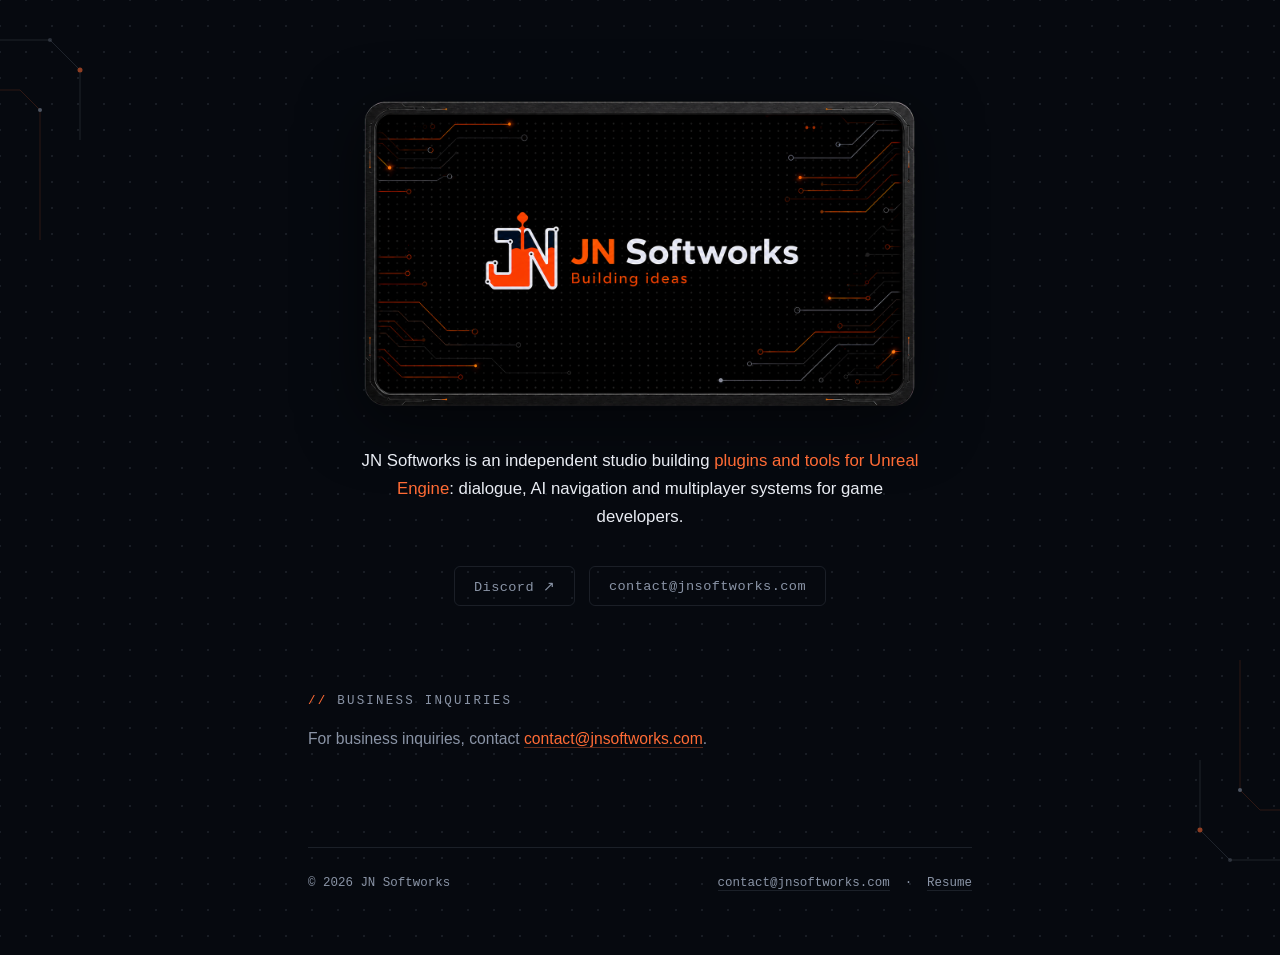
<file: index.html>
<!doctype html>
<html lang="en">
<meta charset="utf-8">
<meta name="viewport" content="width=device-width, initial-scale=1">
<title>JN Softworks — Building Ideas</title>
<meta name="description" content="JN Softworks is an independent studio building plugins and tools for Unreal Engine: dialogue, AI navigation and multiplayer systems for game developers.">
<link rel="icon" type="image/png" href="assets/favicon.png">
<link rel="apple-touch-icon" href="assets/favicon.png">
<meta property="og:type" content="website">
<meta property="og:url" content="https://jnsoftworks.com/">
<meta property="og:title" content="JN Softworks — Building Ideas">
<meta property="og:description" content="JN Softworks is an independent studio building plugins and tools for Unreal Engine: dialogue, AI navigation and multiplayer systems for game developers.">
<meta property="og:image" content="https://jnsoftworks.com/assets/banner.png">
<meta name="twitter:card" content="summary_large_image">
<style>
  :root {
    --bg: #06090f;
    --bg-panel: #0c1526;
    --bg-panel-border: rgba(138, 148, 166, 0.16);
    --navy: #0b1d3a;
    --grey: #8a94a6;
    --grey-dim: rgba(138, 148, 166, 0.55);
    --orange: #ff6b35;
    --orange-dim: rgba(255, 107, 53, 0.35);
    --text: #e9ecf3;
    --text-dim: #8a94a6;
    --font-mono: 'JetBrains Mono', 'Cascadia Code', ui-monospace, 'SFMono-Regular', Menlo, Consolas, monospace;
    --font-sans: -apple-system, BlinkMacSystemFont, 'Segoe UI', 'Helvetica Neue', Arial, sans-serif;
  }

  * { box-sizing: border-box; }

  html, body {
    margin: 0;
    padding: 0;
    background: var(--bg);
    color: var(--text);
    font-family: var(--font-sans);
    -webkit-font-smoothing: antialiased;
  }

  body {
    position: relative;
    overflow-x: hidden;
    background-image:
      radial-gradient(circle, rgba(138, 148, 166, 0.14) 1px, transparent 1px);
    background-size: 26px 26px;
    background-position: -13px -13px;
  }

  .corner-trace {
    position: fixed;
    width: 260px;
    height: 260px;
    pointer-events: none;
    opacity: 0.55;
    z-index: 0;
  }
  .corner-trace.tl { top: -20px; left: -20px; }
  .corner-trace.br { bottom: -20px; right: -20px; transform: rotate(180deg); }

  .corner-trace .pulse {
    animation: pulse 4.5s ease-in-out infinite;
  }
  .corner-trace .pulse.delay { animation-delay: 2.2s; }

  @keyframes pulse {
    0%, 100% { opacity: 0.35; }
    50% { opacity: 1; }
  }

  @media (prefers-reduced-motion: reduce) {
    .corner-trace .pulse { animation: none; opacity: 0.7; }
    .fade-in { animation: none !important; opacity: 1 !important; transform: none !important; }
  }

  .page {
    position: relative;
    z-index: 1;
    max-width: 720px;
    margin: 0 auto;
    padding: 6rem 1.75rem 4rem;
  }

  .fade-in {
    opacity: 0;
    transform: translateY(10px);
    animation: fadeIn 0.7s ease-out forwards;
  }
  .fade-in.d1 { animation-delay: 0.05s; }
  .fade-in.d2 { animation-delay: 0.15s; }
  .fade-in.d3 { animation-delay: 0.25s; }
  .fade-in.d4 { animation-delay: 0.35s; }

  @keyframes fadeIn {
    to { opacity: 1; transform: translateY(0); }
  }

  .hero { text-align: center; }

  .sr-only {
    position: absolute;
    width: 1px;
    height: 1px;
    padding: 0;
    margin: -1px;
    overflow: hidden;
    clip: rect(0, 0, 0, 0);
    white-space: nowrap;
    border: 0;
  }

  .banner {
    display: block;
    width: 100%;
    max-width: 560px;
    height: auto;
    margin: 0 auto 2.25rem;
    filter: drop-shadow(0 14px 32px rgba(0, 0, 0, 0.55));
  }

  .hero-copy {
    font-size: 1.05rem;
    line-height: 1.65;
    color: var(--text);
    max-width: 34em;
    margin: 0 auto;
  }

  .hero-copy .studio-accent { color: var(--orange); }

  .hero-links {
    display: flex;
    justify-content: center;
    gap: 0.85rem;
    margin-top: 2.25rem;
    flex-wrap: wrap;
  }

  .btn {
    font-family: var(--font-mono);
    font-size: 0.85rem;
    letter-spacing: 0.03em;
    text-decoration: none;
    padding: 0.65rem 1.2rem;
    border-radius: 6px;
    display: inline-flex;
    align-items: center;
    gap: 0.4rem;
    transition: transform 0.15s ease, box-shadow 0.15s ease, border-color 0.15s ease;
  }
  .btn:focus-visible {
    outline: 2px solid var(--orange);
    outline-offset: 2px;
  }

  .btn-ghost {
    color: var(--text-dim);
    border: 1px solid var(--bg-panel-border);
    background: transparent;
  }
  .btn-ghost:hover {
    color: var(--text);
    border-color: var(--grey-dim);
    transform: translateY(-1px);
  }

  section.products {
    margin-top: 5.5rem;
  }

  .section-label {
    font-family: var(--font-mono);
    font-size: 0.78rem;
    text-transform: uppercase;
    letter-spacing: 0.18em;
    color: var(--text-dim);
    margin: 0 0 1.1rem;
  }
  .section-label::before { content: "// "; color: var(--orange); }

  .plugins-note {
    font-size: 0.98rem;
    line-height: 1.6;
    color: var(--text-dim);
    margin: 0;
  }
  .plugins-note a {
    color: var(--orange);
    text-decoration: none;
    border-bottom: 1px solid var(--orange-dim);
  }
  .plugins-note a:hover { border-color: var(--orange); }

  footer {
    margin-top: 6rem;
    padding-top: 1.75rem;
    border-top: 1px solid var(--bg-panel-border);
    display: flex;
    justify-content: space-between;
    align-items: center;
    flex-wrap: wrap;
    gap: 0.75rem;
    font-family: var(--font-mono);
    font-size: 0.78rem;
    color: var(--text-dim);
  }

  footer a {
    color: var(--text-dim);
    text-decoration: none;
    border-bottom: 1px solid var(--bg-panel-border);
  }
  footer a:hover { color: var(--orange); border-color: var(--orange-dim); }

  @media (max-width: 480px) {
    .page { padding: 4rem 1.25rem 3rem; }
    footer { flex-direction: column; align-items: flex-start; }
  }
</style>

<div class="corner-trace tl" aria-hidden="true">
  <svg viewBox="0 0 260 260" fill="none" xmlns="http://www.w3.org/2000/svg">
    <path d="M0 60H70L100 90V160" stroke="#8a94a6" stroke-opacity="0.35" stroke-width="1"/>
    <path d="M0 110H40L60 130V260" stroke="#ff6b35" stroke-opacity="0.3" stroke-width="1"/>
    <circle class="pulse" cx="100" cy="90" r="2.5" fill="#ff6b35"/>
    <circle class="pulse delay" cx="60" cy="130" r="2" fill="#8a94a6"/>
    <circle cx="70" cy="60" r="2" fill="#8a94a6" fill-opacity="0.5"/>
  </svg>
</div>
<div class="corner-trace br" aria-hidden="true">
  <svg viewBox="0 0 260 260" fill="none" xmlns="http://www.w3.org/2000/svg">
    <path d="M0 60H70L100 90V160" stroke="#8a94a6" stroke-opacity="0.35" stroke-width="1"/>
    <path d="M0 110H40L60 130V260" stroke="#ff6b35" stroke-opacity="0.3" stroke-width="1"/>
    <circle class="pulse" cx="100" cy="90" r="2.5" fill="#ff6b35"/>
    <circle class="pulse delay" cx="60" cy="130" r="2" fill="#8a94a6"/>
    <circle cx="70" cy="60" r="2" fill="#8a94a6" fill-opacity="0.5"/>
  </svg>
</div>

<div class="page">
  <header class="hero">
    <img class="banner fade-in" src="assets/banner.png" alt="JN Softworks — Building Ideas" width="1400" height="788">
    <h1 class="sr-only">JN Softworks — Building Ideas</h1>
    <p class="hero-copy fade-in d1">
      JN Softworks is an independent studio building <span class="studio-accent">plugins and tools for Unreal Engine</span>:
      dialogue, AI navigation and multiplayer systems for game developers.
    </p>
    <div class="hero-links fade-in d2">
      <a class="btn btn-ghost" href="https://discord.gg/2rfkdk3meh">Discord ↗</a>
      <a class="btn btn-ghost" href="mailto:contact@jnsoftworks.com">contact@jnsoftworks.com</a>
    </div>
  </header>

  <main>
    <section class="products fade-in d4">
      <p class="section-label">business inquiries</p>
      <p class="plugins-note">
        For business inquiries, contact
        <a href="mailto:contact@jnsoftworks.com">contact@jnsoftworks.com</a>.
      </p>
    </section>
  </main>

  <footer>
    <span>© 2026 JN Softworks</span>
    <span>
      <a href="mailto:contact@jnsoftworks.com">contact@jnsoftworks.com</a>
      &nbsp;·&nbsp;
      <a href="/resume/">Resume</a>
    </span>
  </footer>
</div>
</file>
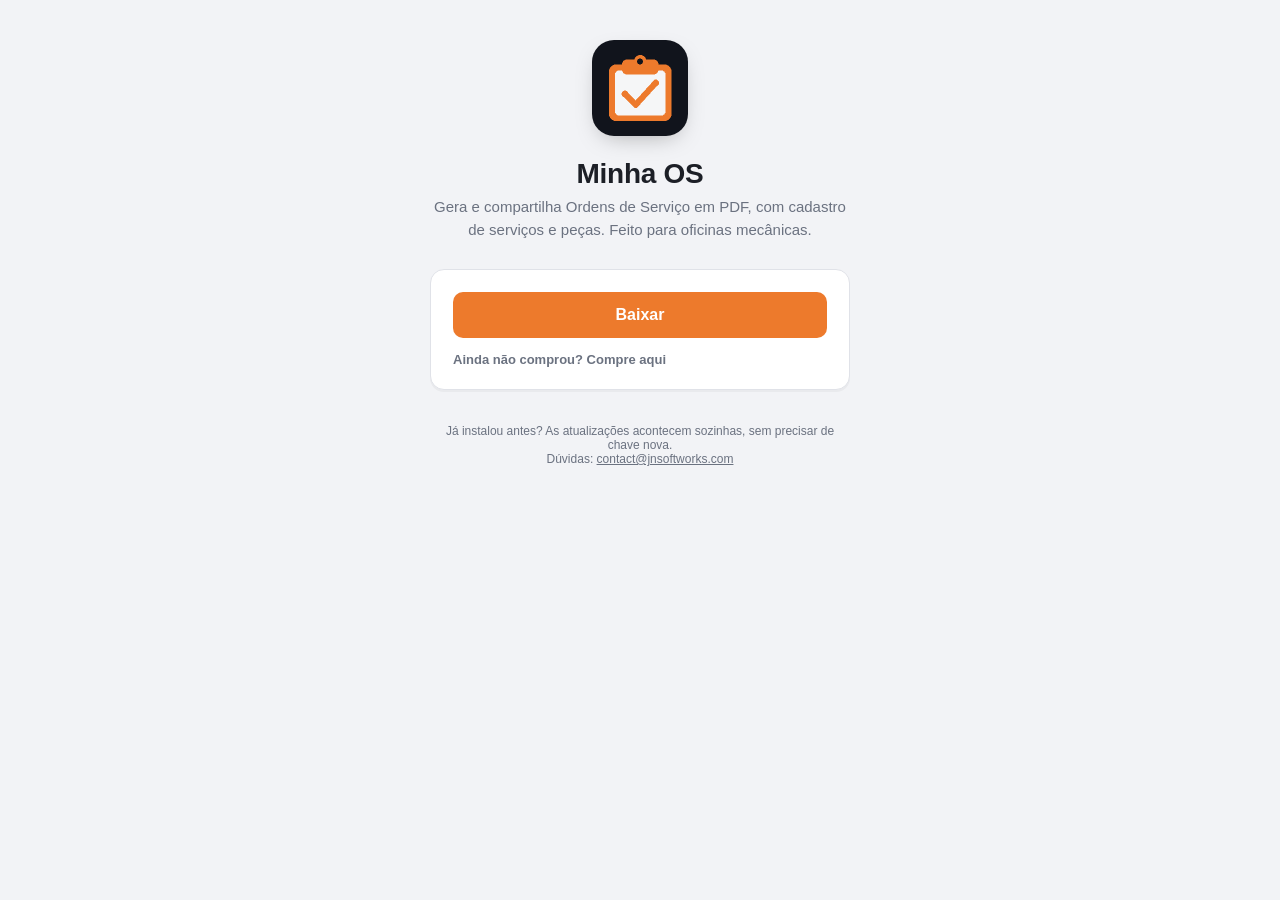
<file: minhaos/index.html>
<!doctype html>
<html lang="pt-BR">
<head>
<meta charset="utf-8">
<meta name="viewport" content="width=device-width,initial-scale=1,viewport-fit=cover">
<title>Minha OS</title>
<meta name="description" content="Minha OS — gera e compartilha Ordens de Serviço em PDF, com cadastro de serviços e peças.">
<meta name="theme-color" content="#11141c">
<link rel="icon" href="icon-192.png">
<style>
  :root{
    --navy:#11141c; --navy-2:#1b2030; --orange:#ed7a2c; --orange-dark:#d4661d;
    --bg:#f2f3f6; --card:#ffffff; --border:#e0e2e8; --text:#1c1f26; --text-muted:#6b7280;
    --danger:#d64545; --ok:#2a9d5c; --radius:14px;
  }
  @media (prefers-color-scheme:dark){ :root:not([data-theme="light"]){
    --bg:#0d0f15; --card:#171a24; --border:#2a2f3d; --text:#eef0f4; --text-muted:#9aa1b1;
  }}
  :root[data-theme="dark"]{
    --bg:#0d0f15; --card:#171a24; --border:#2a2f3d; --text:#eef0f4; --text-muted:#9aa1b1;
  }
  *{box-sizing:border-box}
  body{
    margin:0; background:var(--bg); color:var(--text);
    font-family:-apple-system,BlinkMacSystemFont,"Segoe UI",Roboto,"Helvetica Neue",Arial,sans-serif;
    min-height:100vh; display:flex; flex-direction:column; align-items:center;
    padding:40px 16px 60px;
  }
  .wrap{max-width:420px; width:100%; text-align:center}
  .icone{width:96px; height:96px; border-radius:22px; box-shadow:0 8px 24px -10px rgba(0,0,0,.35); margin-bottom:18px}
  h1{font-size:28px; margin:0 0 6px; letter-spacing:-.01em}
  .sub{color:var(--text-muted); font-size:15px; line-height:1.5; margin:0 0 28px}
  .card{
    background:var(--card); border:1px solid var(--border); border-radius:var(--radius);
    padding:22px; text-align:left; box-shadow:0 2px 0 rgba(17,20,28,.04);
  }
  .btn{
    display:block; width:100%; border:none; border-radius:10px; padding:14px 18px;
    font-size:16px; font-weight:700; cursor:pointer; text-align:center;
    background:var(--navy); color:#fff; transition:background .15s;
  }
  .btn:hover{background:var(--navy-2)}
  .btn-laranja{background:var(--orange)}
  .btn-laranja:hover{background:var(--orange-dark)}
  .btn:disabled{opacity:.6; cursor:default}
  label{display:block; font-size:13px; font-weight:600; color:var(--text-muted); margin:0 0 6px}
  input[type=text]{
    width:100%; border:1px solid var(--border); border-radius:10px; padding:12px 14px;
    font-size:16px; font-family:inherit; background:var(--bg); color:var(--text);
    margin-bottom:12px; letter-spacing:.03em;
  }
  input[type=text]:focus{outline:2px solid var(--orange); outline-offset:1px}
  .msg{font-size:14px; margin:0 0 14px; line-height:1.4}
  .msg.erro{color:var(--danger)}
  .msg.ok{color:var(--ok)}
  .passo{
    display:flex; gap:10px; align-items:flex-start; text-align:left; font-size:14px;
    color:var(--text-muted); margin-top:22px; line-height:1.5;
  }
  .passo b{color:var(--text)}
  footer{margin-top:34px; font-size:12px; color:var(--text-muted)}
  footer a{color:inherit}
  .link-secundario{display:block; margin-top:14px; font-size:13px; font-weight:600; color:var(--text-muted); text-decoration:none}
  .link-secundario:hover{color:var(--orange-dark)}
  .hide{display:none !important}
</style>
</head>
<body>
  <div class="wrap">
    <img class="icone" src="icon-192.png" alt="">
    <h1>Minha OS</h1>
    <p class="sub">Gera e compartilha Ordens de Serviço em PDF, com cadastro de serviços e peças. Feito para oficinas mecânicas.</p>

    <div class="card">
      <div id="tela-inicial">
        <button class="btn btn-laranja" id="btn-abrir-chave">Baixar</button>
      </div>

      <div id="tela-chave" class="hide">
        <label for="in-chave">Chave de acesso</label>
        <input type="text" id="in-chave" autocomplete="off" autocapitalize="characters" spellcheck="false" placeholder="JNSW-XXXX-XXXX-XXXX">
        <p class="msg hide" id="msg"></p>
        <button class="btn btn-laranja" id="btn-validar">Confirmar</button>
      </div>

      <div id="tela-sucesso" class="hide">
        <p class="msg ok">Chave válida! Toque no botão abaixo para abrir o Minha OS e instalar.</p>
        <a class="btn btn-laranja" id="link-abrir" href="#" target="_blank" rel="noopener">Abrir Minha OS</a>
        <div class="passo">
          <span>📲</span>
          <span>Depois de abrir, toque em <b>"Instalar no celular"</b> dentro do app para ficar com o ícone salvo, como um aplicativo normal — funciona até sem internet.</span>
        </div>
      </div>

      <a class="link-secundario" id="link-comprar" href="#" target="_blank" rel="noopener">Ainda não comprou? Compre aqui</a>
    </div>

    <footer>Já instalou antes? As atualizações acontecem sozinhas, sem precisar de chave nova.<br>Dúvidas: <a href="mailto:contact@jnsoftworks.com">contact@jnsoftworks.com</a></footer>
  </div>

<script>
(() => {
  // TODO: trocar pela URL real do Worker depois do deploy (ex.: https://keys.<conta>.workers.dev)
  const WORKER_URL = "https://keys.jnsoftworks.workers.dev";
  const PRODUTO = "minhaos";
  const URL_COMPRA = "https://sun.eduzz.com/E05NN73N9X";
  document.getElementById("link-comprar").href = URL_COMPRA;

  const telaInicial = document.getElementById("tela-inicial");
  const telaChave = document.getElementById("tela-chave");
  const telaSucesso = document.getElementById("tela-sucesso");
  const inChave = document.getElementById("in-chave");
  const btnValidar = document.getElementById("btn-validar");
  const msg = document.getElementById("msg");
  const linkAbrir = document.getElementById("link-abrir");
  const linkComprar = document.getElementById("link-comprar");

  // Identifica esse NAVEGADOR (não a pessoa) de forma estável, pra revalidar
  // a mesma chave no mesmo aparelho não gastar um "uso" a mais — só conta
  // como um aparelho novo de verdade quando o id muda (limpou dados do site,
  // outro navegador, etc.).
  function pegarDispositivoId() {
    try {
      let id = localStorage.getItem("jnsw.dispositivoId");
      if (!id) {
        id = (crypto.randomUUID ? crypto.randomUUID() : (Date.now().toString(36) + Math.random().toString(36).slice(2)));
        localStorage.setItem("jnsw.dispositivoId", id);
      }
      return id;
    } catch (e) {
      return "";
    }
  }

  const MOTIVOS = {
    invalida: "Chave não encontrada. Confira se digitou certo.",
    esgotada: "Essa chave já atingiu o limite de aparelhos ativos. Se você trocou de aparelho, a vaga libera sozinha em alguns dias — ou fale com o suporte: contact@jnsoftworks.com",
    chave_vazia: "Digite a chave de acesso.",
    produto_invalido: "Erro interno (produto inválido). Avise o suporte.",
    requisicao_invalida: "Não deu para validar agora. Tente de novo em instantes.",
    revogada: "Esse acesso foi revogado. Fale com o suporte pra regularizar.",
    trial_expirado: "Seu período de teste acabou. Assine pra continuar usando.",
    pagamento_atrasado: "Seu pagamento está atrasado. Regularize pra continuar usando.",
    assinatura_cancelada: "Sua assinatura terminou. Assine de novo pra continuar usando.",
  };

  document.getElementById("btn-abrir-chave").addEventListener("click", () => {
    telaInicial.classList.add("hide");
    telaChave.classList.remove("hide");
    inChave.focus();
  });

  // Link mágico (?chave=...) pra mandar pro cliente por WhatsApp sem ele
  // precisar digitar a chave de 16 caracteres na mão — só preenche o campo,
  // NUNCA valida sozinho: bot de preview de link (WhatsApp/e-mail) abre a
  // URL automaticamente, e se isso disparasse o POST /validar sozinho
  // queimaria uma chave de uso único antes da pessoa real clicar (mesmo
  // motivo documentado no LEIAME pra não colocar chave em link de auto-login).
  // A pessoa ainda precisa tocar "Confirmar" de verdade.
  const chaveDaUrl = new URLSearchParams(location.search).get("chave");
  if (chaveDaUrl) {
    telaInicial.classList.add("hide");
    telaChave.classList.remove("hide");
    inChave.value = chaveDaUrl.trim();
    history.replaceState(null, "", location.pathname);
  }

  async function validar() {
    const chave = inChave.value.trim();
    if (!chave) {
      msg.textContent = MOTIVOS.chave_vazia;
      msg.className = "msg erro";
      return;
    }
    btnValidar.disabled = true;
    btnValidar.textContent = "Verificando...";
    msg.className = "msg hide";

    try {
      const resp = await fetch(`${WORKER_URL}/validar`, {
        method: "POST",
        headers: { "Content-Type": "application/json" },
        body: JSON.stringify({ chave, produto: PRODUTO, dispositivoId: pegarDispositivoId() }),
      });
      const dados = await resp.json();
      if (dados.ok) {
        linkAbrir.href = dados.url;
        telaChave.classList.add("hide");
        telaSucesso.classList.remove("hide");
        linkComprar.classList.add("hide");
      } else {
        msg.textContent = MOTIVOS[dados.motivo] || "Não foi possível validar essa chave.";
        msg.className = "msg erro";
      }
    } catch (e) {
      msg.textContent = "Sem conexão com o servidor de validação. Tente de novo.";
      msg.className = "msg erro";
    } finally {
      btnValidar.disabled = false;
      btnValidar.textContent = "Confirmar";
    }
  }

  btnValidar.addEventListener("click", validar);
  inChave.addEventListener("keydown", (e) => { if (e.key === "Enter") validar(); });
})();
</script>
</body>
</html>
</file>
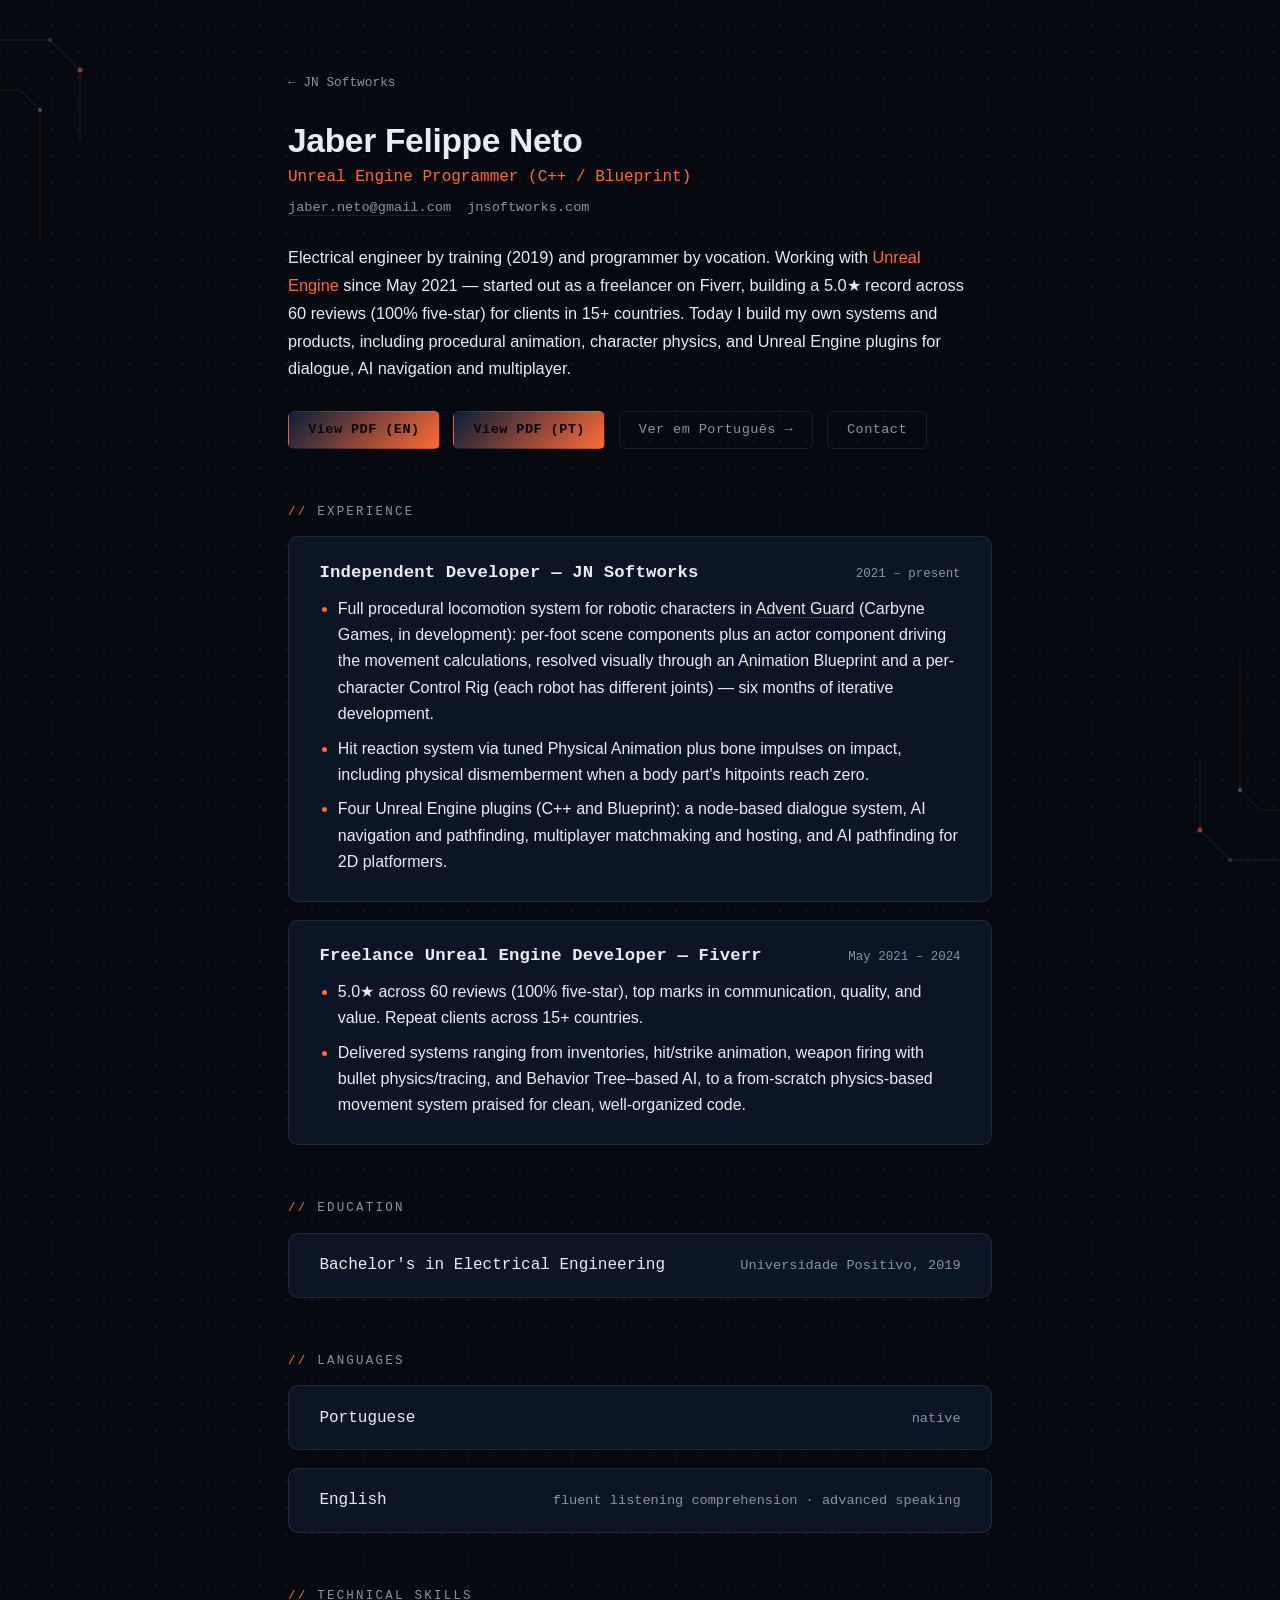
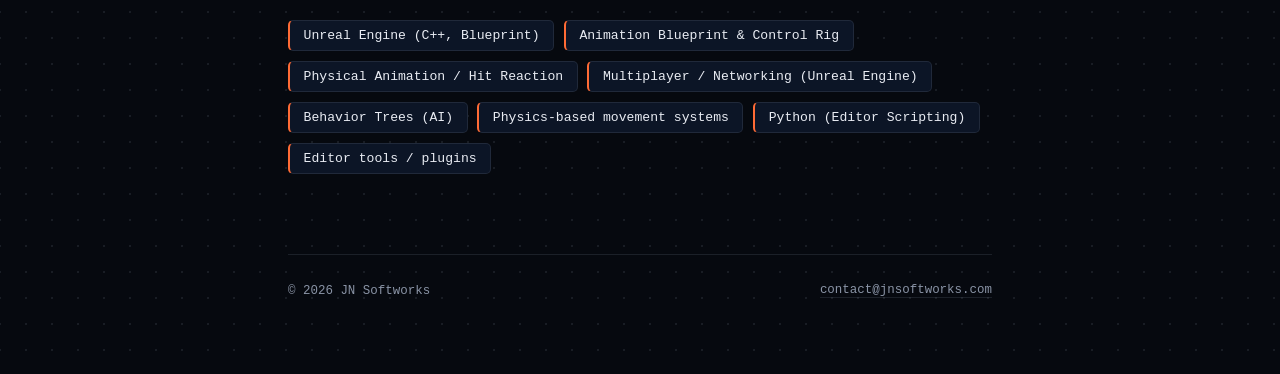
<file: resume/index.html>
<!doctype html>
<html lang="en">
<meta charset="utf-8">
<meta name="viewport" content="width=device-width, initial-scale=1">
<title>Resume — Jaber Felippe Neto | JN Softworks</title>
<meta name="description" content="Resume of Jaber Felippe Neto — Unreal Engine Programmer (C++/Blueprint), founder of JN Softworks.">
<link rel="icon" type="image/png" href="../assets/favicon.png">
<link rel="apple-touch-icon" href="../assets/favicon.png">
<meta property="og:type" content="profile">
<meta property="og:url" content="https://jnsoftworks.com/resume">
<meta property="og:title" content="Resume — Jaber Felippe Neto">
<meta property="og:description" content="Unreal Engine Programmer (C++/Blueprint), founder of JN Softworks.">
<meta name="twitter:card" content="summary">
<style>
  :root {
    --bg: #06090f;
    --bg-panel: #0c1526;
    --bg-panel-border: rgba(138, 148, 166, 0.16);
    --navy: #0b1d3a;
    --grey: #8a94a6;
    --grey-dim: rgba(138, 148, 166, 0.55);
    --orange: #ff6b35;
    --orange-dim: rgba(255, 107, 53, 0.35);
    --text: #e9ecf3;
    --text-dim: #8a94a6;
    --font-mono: 'JetBrains Mono', 'Cascadia Code', ui-monospace, 'SFMono-Regular', Menlo, Consolas, monospace;
    --font-sans: -apple-system, BlinkMacSystemFont, 'Segoe UI', 'Helvetica Neue', Arial, sans-serif;
  }

  * { box-sizing: border-box; }

  html, body {
    margin: 0;
    padding: 0;
    background: var(--bg);
    color: var(--text);
    font-family: var(--font-sans);
    -webkit-font-smoothing: antialiased;
  }

  body {
    position: relative;
    overflow-x: hidden;
    background-image:
      radial-gradient(circle, rgba(138, 148, 166, 0.14) 1px, transparent 1px);
    background-size: 26px 26px;
    background-position: -13px -13px;
  }

  .corner-trace {
    position: fixed;
    width: 260px;
    height: 260px;
    pointer-events: none;
    opacity: 0.55;
    z-index: 0;
  }
  .corner-trace.tl { top: -20px; left: -20px; }
  .corner-trace.br { bottom: -20px; right: -20px; transform: rotate(180deg); }
  .corner-trace .pulse { animation: pulse 4.5s ease-in-out infinite; }
  .corner-trace .pulse.delay { animation-delay: 2.2s; }
  @keyframes pulse { 0%, 100% { opacity: 0.35; } 50% { opacity: 1; } }
  @media (prefers-reduced-motion: reduce) {
    .corner-trace .pulse { animation: none; opacity: 0.7; }
    .fade-in { animation: none !important; opacity: 1 !important; transform: none !important; }
  }

  .page {
    position: relative;
    z-index: 1;
    max-width: 760px;
    margin: 0 auto;
    padding: 4.5rem 1.75rem 4rem;
  }

  .fade-in { opacity: 0; transform: translateY(10px); animation: fadeIn 0.7s ease-out forwards; }
  .fade-in.d1 { animation-delay: 0.05s; }
  .fade-in.d2 { animation-delay: 0.15s; }
  .fade-in.d3 { animation-delay: 0.25s; }
  .fade-in.d4 { animation-delay: 0.35s; }
  @keyframes fadeIn { to { opacity: 1; transform: translateY(0); } }

  .back-link {
    display: inline-flex;
    align-items: center;
    gap: 0.4rem;
    font-family: var(--font-mono);
    font-size: 0.8rem;
    color: var(--text-dim);
    text-decoration: none;
    margin-bottom: 2rem;
  }
  .back-link:hover { color: var(--orange); }

  header.hero { text-align: left; }

  .name {
    font-size: 2.1rem;
    font-weight: 700;
    margin: 0;
    letter-spacing: -0.01em;
  }
  .role {
    font-family: var(--font-mono);
    color: var(--orange);
    font-size: 1rem;
    margin: 0.5rem 0 0;
  }
  .contact-line {
    font-family: var(--font-mono);
    font-size: 0.85rem;
    color: var(--text-dim);
    margin: 0.9rem 0 0;
    display: flex;
    gap: 1rem;
    flex-wrap: wrap;
  }
  .contact-line a { color: var(--text-dim); text-decoration: none; border-bottom: 1px solid var(--bg-panel-border); }
  .contact-line a:hover { color: var(--orange); border-color: var(--orange-dim); }

  .summary {
    font-size: 1.02rem;
    line-height: 1.7;
    color: var(--text);
    max-width: 42em;
    margin: 1.75rem 0 0;
  }
  .summary .accent { color: var(--orange); }

  .hero-links {
    display: flex;
    gap: 0.85rem;
    margin-top: 1.75rem;
    flex-wrap: wrap;
    align-items: center;
  }

  .btn {
    font-family: var(--font-mono);
    font-size: 0.85rem;
    letter-spacing: 0.03em;
    text-decoration: none;
    padding: 0.65rem 1.2rem;
    border-radius: 6px;
    display: inline-flex;
    align-items: center;
    gap: 0.4rem;
    transition: transform 0.15s ease, box-shadow 0.15s ease, border-color 0.15s ease;
  }
  .btn:focus-visible { outline: 2px solid var(--orange); outline-offset: 2px; }
  .btn-ghost { color: var(--text-dim); border: 1px solid var(--bg-panel-border); background: transparent; }
  .btn-ghost:hover { color: var(--text); border-color: var(--grey-dim); transform: translateY(-1px); }
  .btn-primary {
    background: linear-gradient(135deg, var(--navy), var(--orange));
    color: #06090f;
    font-weight: 700;
    border: 1px solid transparent;
  }
  .btn-primary:hover {
    box-shadow: 0 0 0 1px var(--orange-dim), 0 6px 18px -6px rgba(255, 107, 53, 0.45);
    transform: translateY(-1px);
  }
  section.block { margin-top: 3.5rem; }

  .section-label {
    font-family: var(--font-mono);
    font-size: 0.78rem;
    text-transform: uppercase;
    letter-spacing: 0.18em;
    color: var(--text-dim);
    margin: 0 0 1.1rem;
  }
  .section-label::before { content: "// "; color: var(--orange); }

  .entry-card {
    background: var(--bg-panel);
    border: 1px solid var(--bg-panel-border);
    border-radius: 10px;
    padding: 1.6rem 1.9rem;
    margin-bottom: 1.1rem;
    transition: border-color 0.2s ease, transform 0.2s ease;
  }
  .entry-card:last-child { margin-bottom: 0; }
  .entry-card:hover { border-color: var(--orange-dim); transform: translateY(-2px); }

  .entry-head {
    display: flex;
    justify-content: space-between;
    align-items: baseline;
    gap: 1rem;
    flex-wrap: wrap;
  }
  .entry-head h3 {
    font-family: var(--font-mono);
    font-size: 1.08rem;
    margin: 0;
    letter-spacing: 0.01em;
    color: var(--text);
  }
  .entry-date {
    font-family: var(--font-mono);
    font-size: 0.78rem;
    color: var(--grey);
    white-space: nowrap;
  }
  .entry-card ul {
    margin: 0.85rem 0 0;
    padding-left: 1.15rem;
    line-height: 1.65;
  }
  .entry-card li { margin-bottom: 0.5rem; }
  .entry-card li:last-child { margin-bottom: 0; }
  .entry-card li::marker { color: var(--orange); }
  .entry-card em { color: var(--text); font-style: normal; border-bottom: 1px dotted var(--grey-dim); }

  .edu-card {
    background: var(--bg-panel);
    border: 1px solid var(--bg-panel-border);
    border-radius: 10px;
    padding: 1.4rem 1.9rem;
    display: flex;
    justify-content: space-between;
    align-items: baseline;
    flex-wrap: wrap;
    gap: 0.5rem;
    margin-bottom: 1.1rem;
  }
  .edu-card:last-child { margin-bottom: 0; }
  .edu-card .what { font-family: var(--font-mono); font-size: 1rem; color: var(--text); }
  .edu-card .where { font-family: var(--font-mono); font-size: 0.85rem; color: var(--grey); }

  .skills {
    display: flex;
    flex-wrap: wrap;
    gap: 0.6rem;
  }
  .chip {
    font-family: var(--font-mono);
    font-size: 0.82rem;
    color: var(--text);
    background: var(--bg-panel);
    border: 1px solid var(--bg-panel-border);
    border-left: 2.5px solid var(--orange);
    padding: 0.45rem 0.85rem;
    border-radius: 5px;
  }

  footer {
    margin-top: 5rem;
    padding-top: 1.75rem;
    border-top: 1px solid var(--bg-panel-border);
    display: flex;
    justify-content: space-between;
    align-items: center;
    flex-wrap: wrap;
    gap: 0.75rem;
    font-family: var(--font-mono);
    font-size: 0.78rem;
    color: var(--text-dim);
  }
  footer a { color: var(--text-dim); text-decoration: none; border-bottom: 1px solid var(--bg-panel-border); }
  footer a:hover { color: var(--orange); border-color: var(--orange-dim); }

  @media (max-width: 480px) {
    .page { padding: 3rem 1.25rem 3rem; }
    .entry-card, .edu-card { padding: 1.3rem 1.25rem; }
    footer { flex-direction: column; align-items: flex-start; }
  }

  @media print {
    :root {
      --bg: #ffffff;
      --bg-panel: #f4f5f7;
      --bg-panel-border: rgba(11, 29, 58, 0.12);
      --grey: #5a6472;
      --grey-dim: rgba(90, 100, 114, 0.5);
      --text: #1a1a1a;
      --text-dim: #5a6472;
    }
    body { background: #ffffff; }
    .corner-trace, .back-link, .hero-links, footer { display: none; }
    .fade-in { opacity: 1 !important; transform: none !important; animation: none !important; }
    .page { padding: 0; max-width: 100%; }
    .name { font-size: 1.75rem; }
    .role { font-size: 0.92rem; margin-top: 0.35rem; }
    .summary { margin-top: 0.8rem; line-height: 1.42; font-size: 0.95rem; }
    .contact-line { margin-top: 0.4rem; }
    section.block { margin-top: 0.75rem; }
    .section-label { margin-bottom: 0.45rem; }
    .entry-card { padding: 0.75rem 1.2rem; margin-bottom: 0.45rem; }
    .entry-head h3 { font-size: 0.98rem; }
    .entry-card ul { margin-top: 0.4rem; line-height: 1.38; font-size: 0.93rem; }
    .entry-card li { margin-bottom: 0.22rem; }
    .edu-card { padding: 0.5rem 1.2rem; margin-bottom: 0.35rem; }
    .skills { gap: 0.4rem; }
    .chip { padding: 0.32rem 0.7rem; font-size: 0.78rem; }
    .entry-card:hover, .edu-card:hover { border-color: var(--bg-panel-border); transform: none; }
  }
</style>

<div class="corner-trace tl" aria-hidden="true">
  <svg viewBox="0 0 260 260" fill="none" xmlns="http://www.w3.org/2000/svg">
    <path d="M0 60H70L100 90V160" stroke="#8a94a6" stroke-opacity="0.35" stroke-width="1"/>
    <path d="M0 110H40L60 130V260" stroke="#ff6b35" stroke-opacity="0.3" stroke-width="1"/>
    <circle class="pulse" cx="100" cy="90" r="2.5" fill="#ff6b35"/>
    <circle class="pulse delay" cx="60" cy="130" r="2" fill="#8a94a6"/>
    <circle cx="70" cy="60" r="2" fill="#8a94a6" fill-opacity="0.5"/>
  </svg>
</div>
<div class="corner-trace br" aria-hidden="true">
  <svg viewBox="0 0 260 260" fill="none" xmlns="http://www.w3.org/2000/svg">
    <path d="M0 60H70L100 90V160" stroke="#8a94a6" stroke-opacity="0.35" stroke-width="1"/>
    <path d="M0 110H40L60 130V260" stroke="#ff6b35" stroke-opacity="0.3" stroke-width="1"/>
    <circle class="pulse" cx="100" cy="90" r="2.5" fill="#ff6b35"/>
    <circle class="pulse delay" cx="60" cy="130" r="2" fill="#8a94a6"/>
    <circle cx="70" cy="60" r="2" fill="#8a94a6" fill-opacity="0.5"/>
  </svg>
</div>

<div class="page">
  <a class="back-link" href="../">← JN Softworks</a>

  <header class="hero fade-in">
    <p class="name">Jaber Felippe Neto</p>
    <p class="role">Unreal Engine Programmer (C++ / Blueprint)</p>
    <p class="contact-line">
      <a href="mailto:jaber.neto@gmail.com">jaber.neto@gmail.com</a>
      <span>jnsoftworks.com</span>
    </p>
    <p class="summary">
      Electrical engineer by training (2019) and programmer by vocation. Working with
      <span class="accent">Unreal Engine</span> since May 2021 — started out as a freelancer on
      Fiverr, building a 5.0★ record across 60 reviews (100% five-star) for clients in 15+
      countries. Today I build my own systems and products, including procedural animation,
      character physics, and Unreal Engine plugins for dialogue, AI navigation and multiplayer.
    </p>
    <div class="hero-links">
      <a class="btn btn-primary" href="../assets/resume-jaber-felippe-neto-en.pdf" target="_blank" rel="noopener">View PDF (EN)</a>
      <a class="btn btn-primary" href="../assets/curriculo-jaber-felippe-neto.pdf" target="_blank" rel="noopener">View PDF (PT)</a>
      <a class="btn btn-ghost" href="pt/">Ver em Português →</a>
      <a class="btn btn-ghost" href="mailto:jaber.neto@gmail.com">Contact</a>
    </div>
  </header>

  <section class="block fade-in d1">
    <p class="section-label">experience</p>

    <div class="entry-card">
      <div class="entry-head">
        <h3>Independent Developer — JN Softworks</h3>
        <span class="entry-date">2021 – present</span>
      </div>
      <ul>
        <li>Full procedural locomotion system for robotic characters in <em>Advent Guard</em>
          (Carbyne Games, in development): per-foot scene components plus an actor component
          driving the movement calculations, resolved visually through an Animation Blueprint and
          a per-character Control Rig (each robot has different joints) — six months of iterative
          development.</li>
        <li>Hit reaction system via tuned Physical Animation plus bone impulses on impact,
          including physical dismemberment when a body part's hitpoints reach zero.</li>
        <li>Four Unreal Engine plugins (C++ and Blueprint): a node-based dialogue system,
          AI navigation and pathfinding, multiplayer matchmaking and hosting, and AI pathfinding
          for 2D platformers.</li>
      </ul>
    </div>

    <div class="entry-card">
      <div class="entry-head">
        <h3>Freelance Unreal Engine Developer — Fiverr</h3>
        <span class="entry-date">May 2021 – 2024</span>
      </div>
      <ul>
        <li>5.0★ across 60 reviews (100% five-star), top marks in communication, quality, and
          value. Repeat clients across 15+ countries.</li>
        <li>Delivered systems ranging from inventories, hit/strike animation, weapon firing with
          bullet physics/tracing, and Behavior Tree–based AI, to a from-scratch physics-based
          movement system praised for clean, well-organized code.</li>
      </ul>
    </div>
  </section>

  <section class="block fade-in d2">
    <p class="section-label">education</p>
    <div class="edu-card">
      <span class="what">Bachelor's in Electrical Engineering</span>
      <span class="where">Universidade Positivo, 2019</span>
    </div>
  </section>

  <section class="block fade-in d2">
    <p class="section-label">languages</p>
    <div class="edu-card">
      <span class="what">Portuguese</span>
      <span class="where">native</span>
    </div>
    <div class="edu-card">
      <span class="what">English</span>
      <span class="where">fluent listening comprehension · advanced speaking</span>
    </div>
  </section>

  <section class="block fade-in d3">
    <p class="section-label">technical skills</p>
    <div class="skills">
      <span class="chip">Unreal Engine (C++, Blueprint)</span>
      <span class="chip">Animation Blueprint &amp; Control Rig</span>
      <span class="chip">Physical Animation / Hit Reaction</span>
      <span class="chip">Multiplayer / Networking (Unreal Engine)</span>
      <span class="chip">Behavior Trees (AI)</span>
      <span class="chip">Physics-based movement systems</span>
      <span class="chip">Python (Editor Scripting)</span>
      <span class="chip">Editor tools / plugins</span>
    </div>
  </section>

  <footer>
    <span>© 2026 JN Softworks</span>
    <a href="mailto:contact@jnsoftworks.com">contact@jnsoftworks.com</a>
  </footer>
</div>
</file>
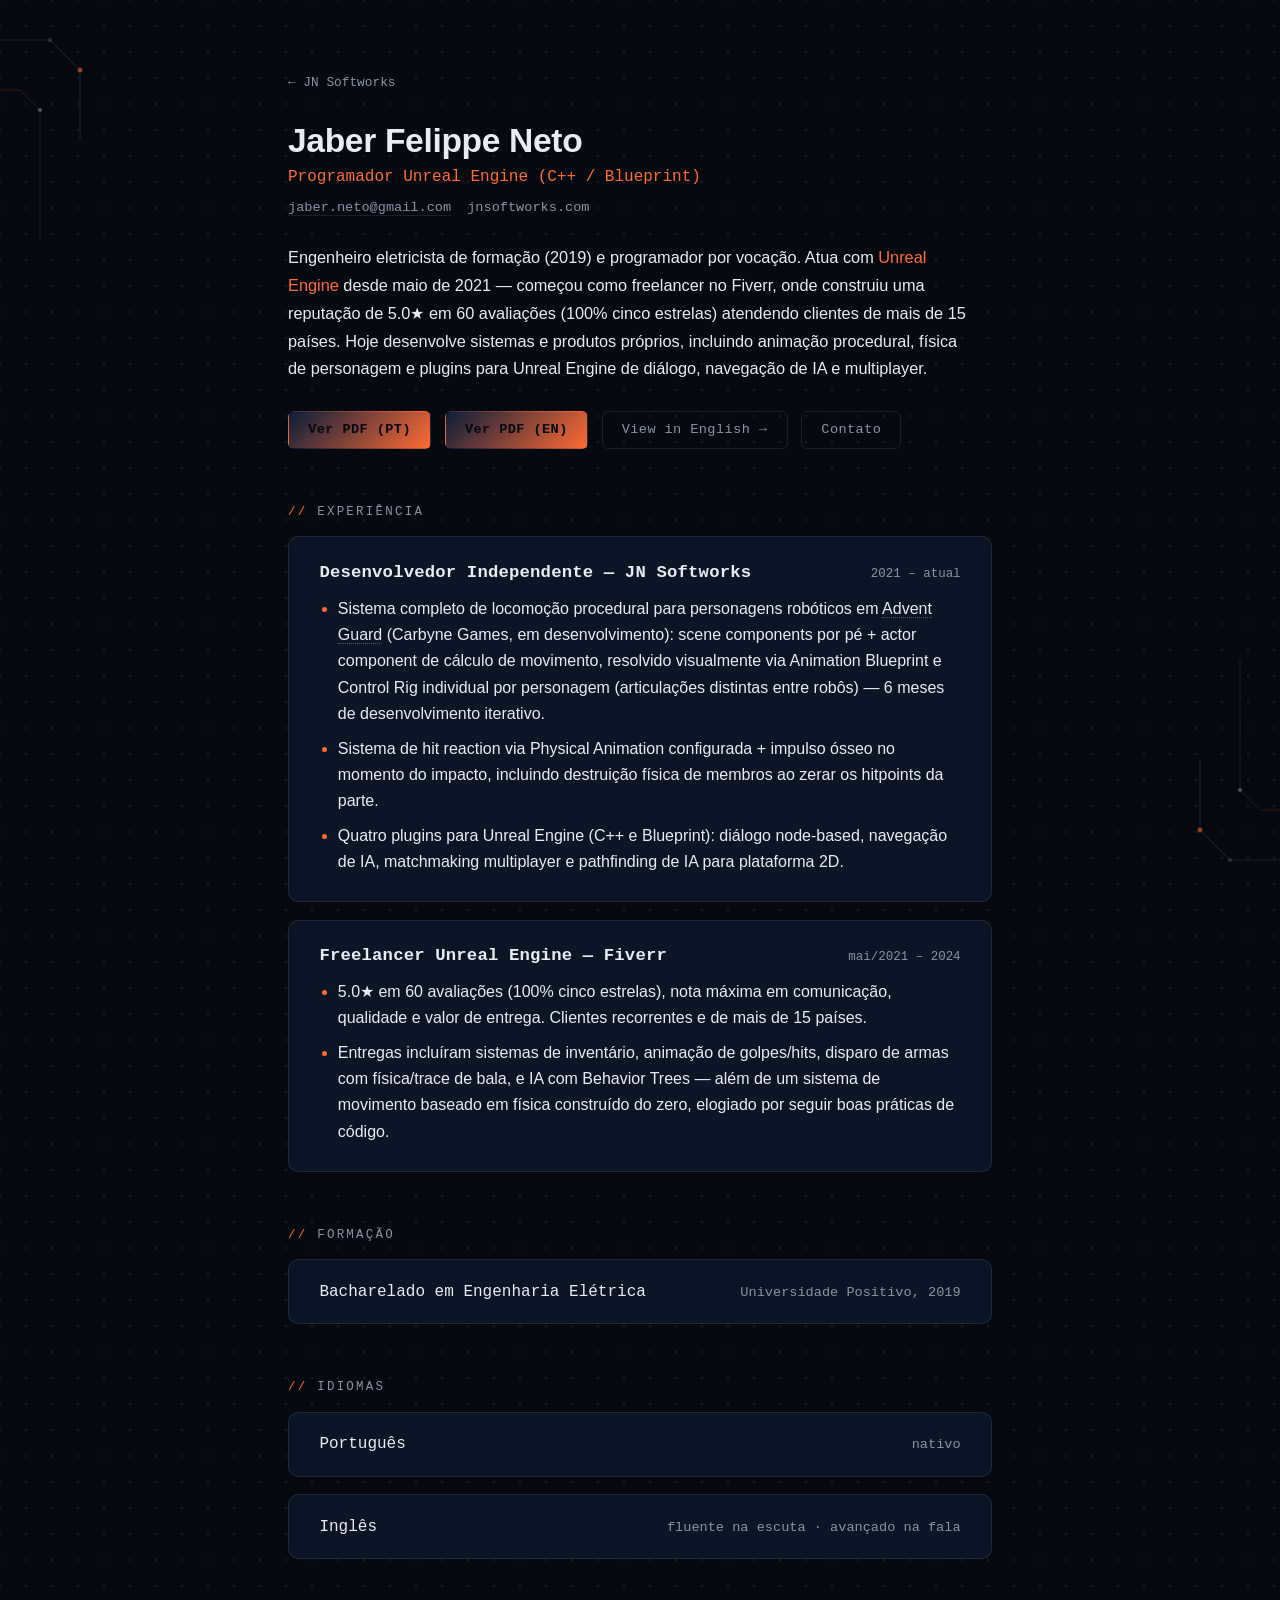
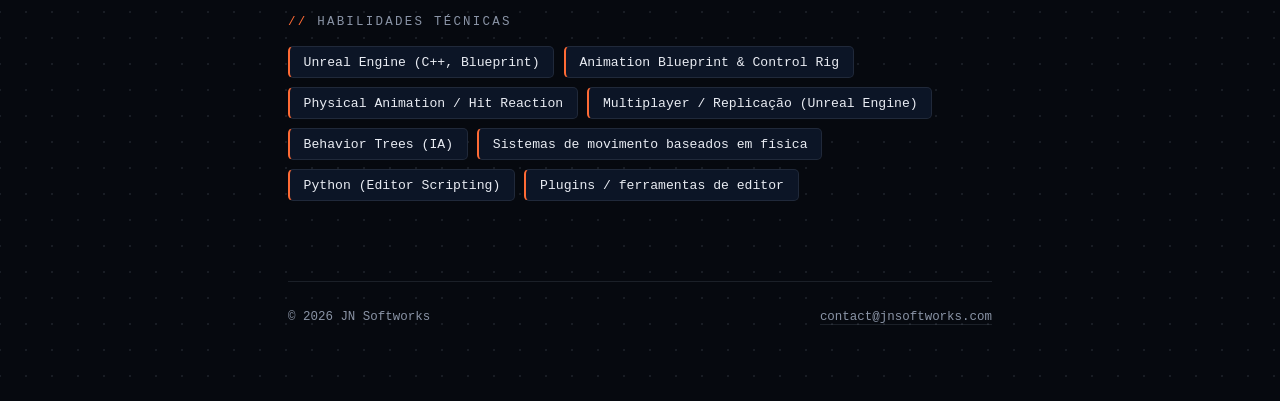
<file: resume/pt/index.html>
<!doctype html>
<html lang="pt-BR">
<meta charset="utf-8">
<meta name="viewport" content="width=device-width, initial-scale=1">
<title>Currículo — Jaber Felippe Neto | JN Softworks</title>
<meta name="description" content="Currículo de Jaber Felippe Neto — Programador Unreal Engine (C++/Blueprint), fundador da JN Softworks.">
<link rel="icon" type="image/png" href="../../assets/favicon.png">
<link rel="apple-touch-icon" href="../../assets/favicon.png">
<meta property="og:type" content="profile">
<meta property="og:url" content="https://jnsoftworks.com/resume/pt/">
<meta property="og:title" content="Currículo — Jaber Felippe Neto">
<meta property="og:description" content="Programador Unreal Engine (C++/Blueprint), fundador da JN Softworks.">
<meta name="twitter:card" content="summary">
<style>
  :root {
    --bg: #06090f;
    --bg-panel: #0c1526;
    --bg-panel-border: rgba(138, 148, 166, 0.16);
    --navy: #0b1d3a;
    --grey: #8a94a6;
    --grey-dim: rgba(138, 148, 166, 0.55);
    --orange: #ff6b35;
    --orange-dim: rgba(255, 107, 53, 0.35);
    --text: #e9ecf3;
    --text-dim: #8a94a6;
    --font-mono: 'JetBrains Mono', 'Cascadia Code', ui-monospace, 'SFMono-Regular', Menlo, Consolas, monospace;
    --font-sans: -apple-system, BlinkMacSystemFont, 'Segoe UI', 'Helvetica Neue', Arial, sans-serif;
  }

  * { box-sizing: border-box; }

  html, body {
    margin: 0;
    padding: 0;
    background: var(--bg);
    color: var(--text);
    font-family: var(--font-sans);
    -webkit-font-smoothing: antialiased;
  }

  body {
    position: relative;
    overflow-x: hidden;
    background-image:
      radial-gradient(circle, rgba(138, 148, 166, 0.14) 1px, transparent 1px);
    background-size: 26px 26px;
    background-position: -13px -13px;
  }

  .corner-trace {
    position: fixed;
    width: 260px;
    height: 260px;
    pointer-events: none;
    opacity: 0.55;
    z-index: 0;
  }
  .corner-trace.tl { top: -20px; left: -20px; }
  .corner-trace.br { bottom: -20px; right: -20px; transform: rotate(180deg); }
  .corner-trace .pulse { animation: pulse 4.5s ease-in-out infinite; }
  .corner-trace .pulse.delay { animation-delay: 2.2s; }
  @keyframes pulse { 0%, 100% { opacity: 0.35; } 50% { opacity: 1; } }
  @media (prefers-reduced-motion: reduce) {
    .corner-trace .pulse { animation: none; opacity: 0.7; }
    .fade-in { animation: none !important; opacity: 1 !important; transform: none !important; }
  }

  .page {
    position: relative;
    z-index: 1;
    max-width: 760px;
    margin: 0 auto;
    padding: 4.5rem 1.75rem 4rem;
  }

  .fade-in { opacity: 0; transform: translateY(10px); animation: fadeIn 0.7s ease-out forwards; }
  .fade-in.d1 { animation-delay: 0.05s; }
  .fade-in.d2 { animation-delay: 0.15s; }
  .fade-in.d3 { animation-delay: 0.25s; }
  .fade-in.d4 { animation-delay: 0.35s; }
  @keyframes fadeIn { to { opacity: 1; transform: translateY(0); } }

  .back-link {
    display: inline-flex;
    align-items: center;
    gap: 0.4rem;
    font-family: var(--font-mono);
    font-size: 0.8rem;
    color: var(--text-dim);
    text-decoration: none;
    margin-bottom: 2rem;
  }
  .back-link:hover { color: var(--orange); }

  header.hero { text-align: left; }

  .name {
    font-size: 2.1rem;
    font-weight: 700;
    margin: 0;
    letter-spacing: -0.01em;
  }
  .role {
    font-family: var(--font-mono);
    color: var(--orange);
    font-size: 1rem;
    margin: 0.5rem 0 0;
  }
  .contact-line {
    font-family: var(--font-mono);
    font-size: 0.85rem;
    color: var(--text-dim);
    margin: 0.9rem 0 0;
    display: flex;
    gap: 1rem;
    flex-wrap: wrap;
  }
  .contact-line a { color: var(--text-dim); text-decoration: none; border-bottom: 1px solid var(--bg-panel-border); }
  .contact-line a:hover { color: var(--orange); border-color: var(--orange-dim); }

  .summary {
    font-size: 1.02rem;
    line-height: 1.7;
    color: var(--text);
    max-width: 42em;
    margin: 1.75rem 0 0;
  }
  .summary .accent { color: var(--orange); }

  .hero-links {
    display: flex;
    gap: 0.85rem;
    margin-top: 1.75rem;
    flex-wrap: wrap;
    align-items: center;
  }

  .btn {
    font-family: var(--font-mono);
    font-size: 0.85rem;
    letter-spacing: 0.03em;
    text-decoration: none;
    padding: 0.65rem 1.2rem;
    border-radius: 6px;
    display: inline-flex;
    align-items: center;
    gap: 0.4rem;
    transition: transform 0.15s ease, box-shadow 0.15s ease, border-color 0.15s ease;
  }
  .btn:focus-visible { outline: 2px solid var(--orange); outline-offset: 2px; }
  .btn-ghost { color: var(--text-dim); border: 1px solid var(--bg-panel-border); background: transparent; }
  .btn-ghost:hover { color: var(--text); border-color: var(--grey-dim); transform: translateY(-1px); }
  .btn-primary {
    background: linear-gradient(135deg, var(--navy), var(--orange));
    color: #06090f;
    font-weight: 700;
    border: 1px solid transparent;
  }
  .btn-primary:hover {
    box-shadow: 0 0 0 1px var(--orange-dim), 0 6px 18px -6px rgba(255, 107, 53, 0.45);
    transform: translateY(-1px);
  }
  section.block { margin-top: 3.5rem; }

  .section-label {
    font-family: var(--font-mono);
    font-size: 0.78rem;
    text-transform: uppercase;
    letter-spacing: 0.18em;
    color: var(--text-dim);
    margin: 0 0 1.1rem;
  }
  .section-label::before { content: "// "; color: var(--orange); }

  .entry-card {
    background: var(--bg-panel);
    border: 1px solid var(--bg-panel-border);
    border-radius: 10px;
    padding: 1.6rem 1.9rem;
    margin-bottom: 1.1rem;
    transition: border-color 0.2s ease, transform 0.2s ease;
  }
  .entry-card:last-child { margin-bottom: 0; }
  .entry-card:hover { border-color: var(--orange-dim); transform: translateY(-2px); }

  .entry-head {
    display: flex;
    justify-content: space-between;
    align-items: baseline;
    gap: 1rem;
    flex-wrap: wrap;
  }
  .entry-head h3 {
    font-family: var(--font-mono);
    font-size: 1.08rem;
    margin: 0;
    letter-spacing: 0.01em;
    color: var(--text);
  }
  .entry-date {
    font-family: var(--font-mono);
    font-size: 0.78rem;
    color: var(--grey);
    white-space: nowrap;
  }
  .entry-card ul {
    margin: 0.85rem 0 0;
    padding-left: 1.15rem;
    line-height: 1.65;
  }
  .entry-card li { margin-bottom: 0.5rem; }
  .entry-card li:last-child { margin-bottom: 0; }
  .entry-card li::marker { color: var(--orange); }
  .entry-card em { color: var(--text); font-style: normal; border-bottom: 1px dotted var(--grey-dim); }

  .edu-card {
    background: var(--bg-panel);
    border: 1px solid var(--bg-panel-border);
    border-radius: 10px;
    padding: 1.4rem 1.9rem;
    display: flex;
    justify-content: space-between;
    align-items: baseline;
    flex-wrap: wrap;
    gap: 0.5rem;
    margin-bottom: 1.1rem;
  }
  .edu-card:last-child { margin-bottom: 0; }
  .edu-card .what { font-family: var(--font-mono); font-size: 1rem; color: var(--text); }
  .edu-card .where { font-family: var(--font-mono); font-size: 0.85rem; color: var(--grey); }

  .skills {
    display: flex;
    flex-wrap: wrap;
    gap: 0.6rem;
  }
  .chip {
    font-family: var(--font-mono);
    font-size: 0.82rem;
    color: var(--text);
    background: var(--bg-panel);
    border: 1px solid var(--bg-panel-border);
    border-left: 2.5px solid var(--orange);
    padding: 0.45rem 0.85rem;
    border-radius: 5px;
  }

  footer {
    margin-top: 5rem;
    padding-top: 1.75rem;
    border-top: 1px solid var(--bg-panel-border);
    display: flex;
    justify-content: space-between;
    align-items: center;
    flex-wrap: wrap;
    gap: 0.75rem;
    font-family: var(--font-mono);
    font-size: 0.78rem;
    color: var(--text-dim);
  }
  footer a { color: var(--text-dim); text-decoration: none; border-bottom: 1px solid var(--bg-panel-border); }
  footer a:hover { color: var(--orange); border-color: var(--orange-dim); }

  @media (max-width: 480px) {
    .page { padding: 3rem 1.25rem 3rem; }
    .entry-card, .edu-card { padding: 1.3rem 1.25rem; }
    footer { flex-direction: column; align-items: flex-start; }
  }

  @media print {
    :root {
      --bg: #ffffff;
      --bg-panel: #f4f5f7;
      --bg-panel-border: rgba(11, 29, 58, 0.12);
      --grey: #5a6472;
      --grey-dim: rgba(90, 100, 114, 0.5);
      --text: #1a1a1a;
      --text-dim: #5a6472;
    }
    body { background: #ffffff; }
    .corner-trace, .back-link, .hero-links, footer { display: none; }
    .fade-in { opacity: 1 !important; transform: none !important; animation: none !important; }
    .page { padding: 0; max-width: 100%; }
    .name { font-size: 1.75rem; }
    .role { font-size: 0.92rem; margin-top: 0.35rem; }
    .summary { margin-top: 0.8rem; line-height: 1.42; font-size: 0.95rem; }
    .contact-line { margin-top: 0.4rem; }
    section.block { margin-top: 0.75rem; }
    .section-label { margin-bottom: 0.45rem; }
    .entry-card { padding: 0.75rem 1.2rem; margin-bottom: 0.45rem; }
    .entry-head h3 { font-size: 0.98rem; }
    .entry-card ul { margin-top: 0.4rem; line-height: 1.38; font-size: 0.93rem; }
    .entry-card li { margin-bottom: 0.22rem; }
    .edu-card { padding: 0.5rem 1.2rem; margin-bottom: 0.35rem; }
    .skills { gap: 0.4rem; }
    .chip { padding: 0.32rem 0.7rem; font-size: 0.78rem; }
    .entry-card:hover, .edu-card:hover { border-color: var(--bg-panel-border); transform: none; }
  }
</style>

<div class="corner-trace tl" aria-hidden="true">
  <svg viewBox="0 0 260 260" fill="none" xmlns="http://www.w3.org/2000/svg">
    <path d="M0 60H70L100 90V160" stroke="#8a94a6" stroke-opacity="0.35" stroke-width="1"/>
    <path d="M0 110H40L60 130V260" stroke="#ff6b35" stroke-opacity="0.3" stroke-width="1"/>
    <circle class="pulse" cx="100" cy="90" r="2.5" fill="#ff6b35"/>
    <circle class="pulse delay" cx="60" cy="130" r="2" fill="#8a94a6"/>
    <circle cx="70" cy="60" r="2" fill="#8a94a6" fill-opacity="0.5"/>
  </svg>
</div>
<div class="corner-trace br" aria-hidden="true">
  <svg viewBox="0 0 260 260" fill="none" xmlns="http://www.w3.org/2000/svg">
    <path d="M0 60H70L100 90V160" stroke="#8a94a6" stroke-opacity="0.35" stroke-width="1"/>
    <path d="M0 110H40L60 130V260" stroke="#ff6b35" stroke-opacity="0.3" stroke-width="1"/>
    <circle class="pulse" cx="100" cy="90" r="2.5" fill="#ff6b35"/>
    <circle class="pulse delay" cx="60" cy="130" r="2" fill="#8a94a6"/>
    <circle cx="70" cy="60" r="2" fill="#8a94a6" fill-opacity="0.5"/>
  </svg>
</div>

<div class="page">
  <a class="back-link" href="../../">← JN Softworks</a>

  <header class="hero fade-in">
    <p class="name">Jaber Felippe Neto</p>
    <p class="role">Programador Unreal Engine (C++ / Blueprint)</p>
    <p class="contact-line">
      <a href="mailto:jaber.neto@gmail.com">jaber.neto@gmail.com</a>
      <span>jnsoftworks.com</span>
    </p>
    <p class="summary">
      Engenheiro eletricista de formação (2019) e programador por vocação. Atua com
      <span class="accent">Unreal Engine</span> desde maio de 2021 — começou como freelancer no
      Fiverr, onde construiu uma reputação de 5.0★ em 60 avaliações (100% cinco estrelas)
      atendendo clientes de mais de 15 países. Hoje desenvolve sistemas e produtos próprios,
      incluindo animação procedural, física de personagem e plugins para Unreal Engine de
      diálogo, navegação de IA e multiplayer.
    </p>
    <div class="hero-links">
      <a class="btn btn-primary" href="../../assets/curriculo-jaber-felippe-neto.pdf" target="_blank" rel="noopener">Ver PDF (PT)</a>
      <a class="btn btn-primary" href="../../assets/resume-jaber-felippe-neto-en.pdf" target="_blank" rel="noopener">Ver PDF (EN)</a>
      <a class="btn btn-ghost" href="../">View in English →</a>
      <a class="btn btn-ghost" href="mailto:jaber.neto@gmail.com">Contato</a>
    </div>
  </header>

  <section class="block fade-in d1">
    <p class="section-label">experiência</p>

    <div class="entry-card">
      <div class="entry-head">
        <h3>Desenvolvedor Independente — JN Softworks</h3>
        <span class="entry-date">2021 – atual</span>
      </div>
      <ul>
        <li>Sistema completo de locomoção procedural para personagens robóticos em <em>Advent Guard</em>
          (Carbyne Games, em desenvolvimento): scene components por pé + actor component de cálculo
          de movimento, resolvido visualmente via Animation Blueprint e Control Rig individual por
          personagem (articulações distintas entre robôs) — 6 meses de desenvolvimento iterativo.</li>
        <li>Sistema de hit reaction via Physical Animation configurada + impulso ósseo no momento do
          impacto, incluindo destruição física de membros ao zerar os hitpoints da parte.</li>
        <li>Quatro plugins para Unreal Engine (C++ e Blueprint): diálogo node-based, navegação de IA,
          matchmaking multiplayer e pathfinding de IA para plataforma 2D.</li>
      </ul>
    </div>

    <div class="entry-card">
      <div class="entry-head">
        <h3>Freelancer Unreal Engine — Fiverr</h3>
        <span class="entry-date">mai/2021 – 2024</span>
      </div>
      <ul>
        <li>5.0★ em 60 avaliações (100% cinco estrelas), nota máxima em comunicação, qualidade e
          valor de entrega. Clientes recorrentes e de mais de 15 países.</li>
        <li>Entregas incluíram sistemas de inventário, animação de golpes/hits, disparo de armas
          com física/trace de bala, e IA com Behavior Trees — além de um sistema de movimento
          baseado em física construído do zero, elogiado por seguir boas práticas de código.</li>
      </ul>
    </div>
  </section>

  <section class="block fade-in d2">
    <p class="section-label">formação</p>
    <div class="edu-card">
      <span class="what">Bacharelado em Engenharia Elétrica</span>
      <span class="where">Universidade Positivo, 2019</span>
    </div>
  </section>

  <section class="block fade-in d2">
    <p class="section-label">idiomas</p>
    <div class="edu-card">
      <span class="what">Português</span>
      <span class="where">nativo</span>
    </div>
    <div class="edu-card">
      <span class="what">Inglês</span>
      <span class="where">fluente na escuta · avançado na fala</span>
    </div>
  </section>

  <section class="block fade-in d3">
    <p class="section-label">habilidades técnicas</p>
    <div class="skills">
      <span class="chip">Unreal Engine (C++, Blueprint)</span>
      <span class="chip">Animation Blueprint &amp; Control Rig</span>
      <span class="chip">Physical Animation / Hit Reaction</span>
      <span class="chip">Multiplayer / Replicação (Unreal Engine)</span>
      <span class="chip">Behavior Trees (IA)</span>
      <span class="chip">Sistemas de movimento baseados em física</span>
      <span class="chip">Python (Editor Scripting)</span>
      <span class="chip">Plugins / ferramentas de editor</span>
    </div>
  </section>

  <footer>
    <span>© 2026 JN Softworks</span>
    <a href="mailto:contact@jnsoftworks.com">contact@jnsoftworks.com</a>
  </footer>
</div>
</file>
